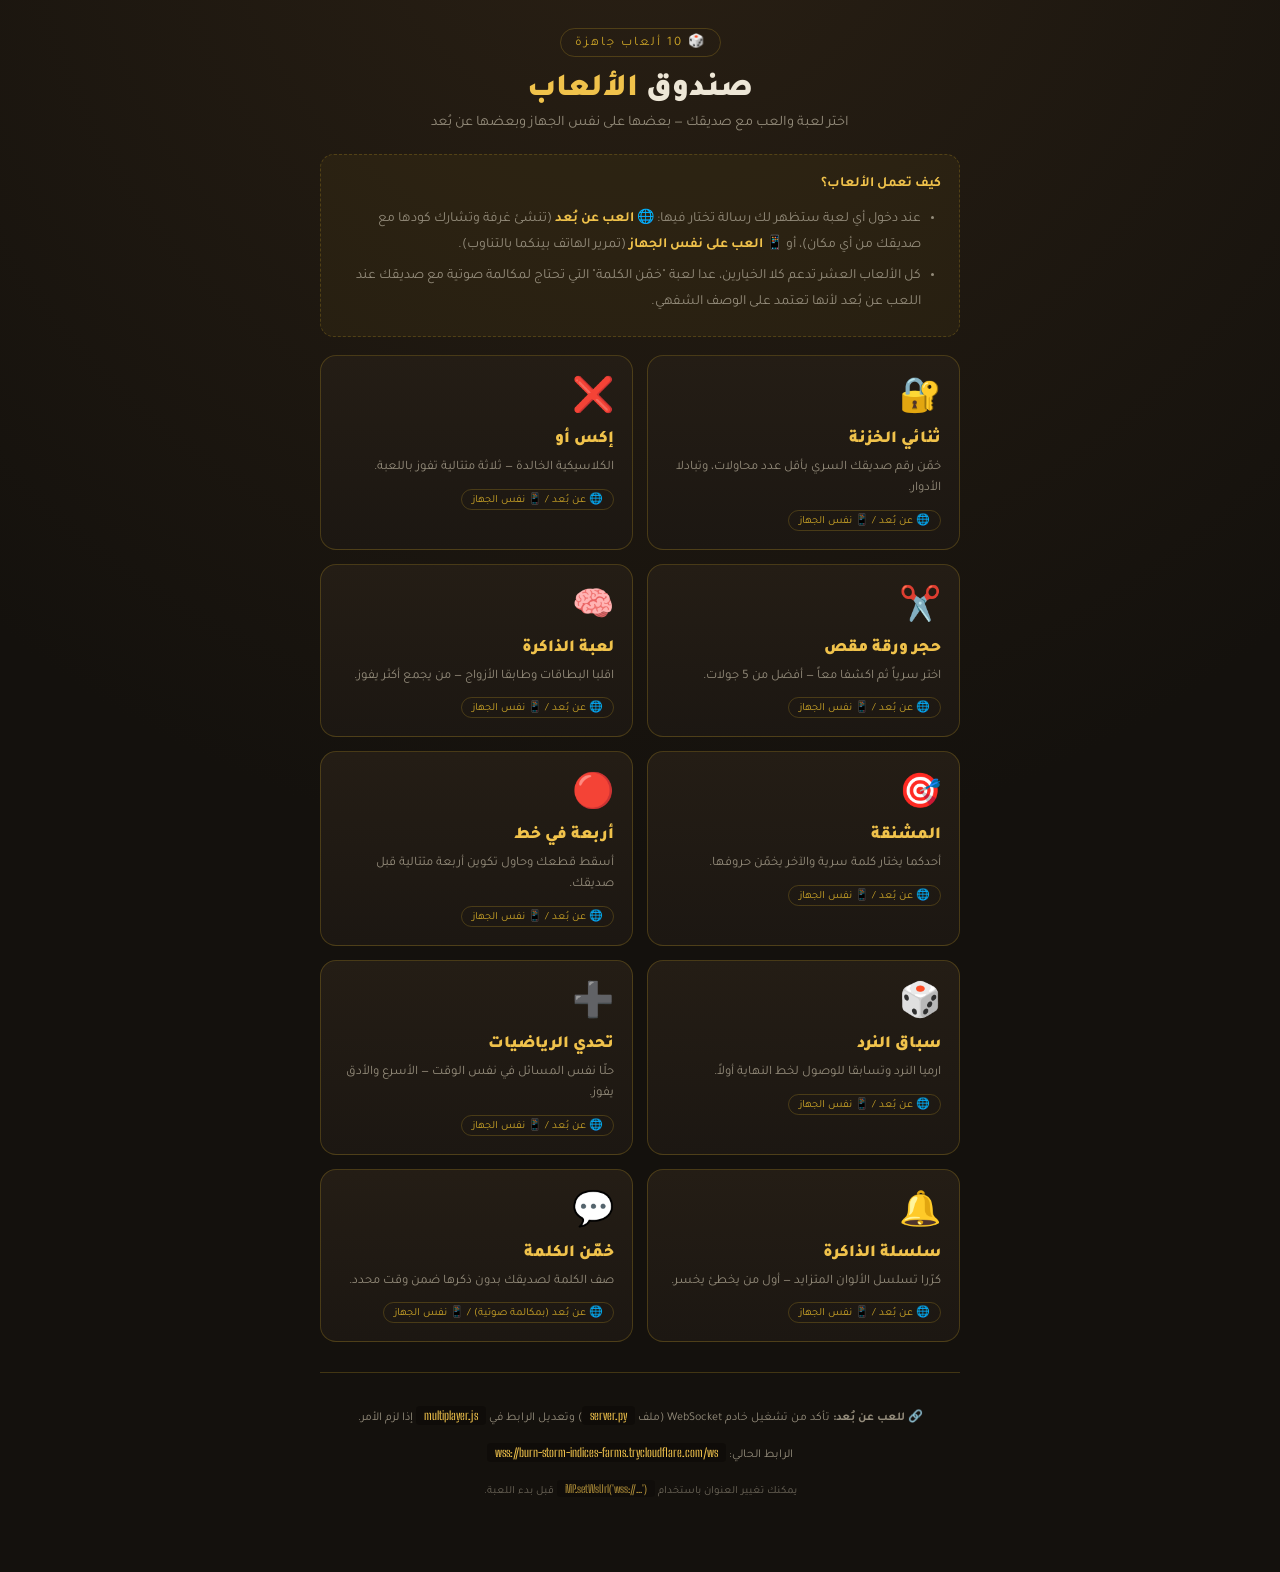
<file: index.html>
<!DOCTYPE html>
<html lang="ar" dir="rtl">
<head>
<meta charset="UTF-8">
<meta name="viewport" content="width=device-width, initial-scale=1.0">
<title>صندوق الألعاب — العب مع أصدقائك</title>
<link rel="stylesheet" href="style.css">
<style>
  .games-grid{display:grid;grid-template-columns:1fr 1fr;gap:14px;}
  @media (max-width:520px){ .games-grid{grid-template-columns:1fr;} }
  .game-card{
    background:linear-gradient(180deg, var(--panel-alt), var(--panel));
    border:1px solid var(--border);
    border-radius:16px;
    padding:18px;
    text-decoration:none;
    color:var(--text);
    display:flex;
    flex-direction:column;
    gap:8px;
    transition:transform .15s, border-color .15s;
  }
  .game-card:hover{transform:translateY(-3px);border-color:var(--brass);}
  .game-card .emoji{font-size:34px;}
  .game-card .title{font-size:17px;font-weight:900;color:var(--brass-bright);}
  .game-card .desc{font-size:13px;color:var(--text-muted);line-height:1.6;}
  .game-card .mode{
    display:inline-block;font-size:11px;color:var(--brass);
    border:1px solid var(--border);border-radius:99px;padding:2px 10px;
    width:fit-content;margin-top:2px;
  }
  .server-info{
    margin-top:30px;
    border-top:1px solid var(--border);
    padding-top:20px;
    font-size:12px;
    color:var(--text-muted);
    text-align:center;
    line-height:1.8;
  }
  .server-info code{
    background:#0F0C09;
    padding:2px 8px;
    border-radius:4px;
    color:var(--brass-bright);
    font-family:'Big Shoulders Stencil',sans-serif;
    direction:ltr;
  }
</style>
</head>
<body>
<div class="wrap">
  <header class="top">
    <div class="badge">🎲 10 ألعاب جاهزة</div>
    <h1>صندوق <span>الألعاب</span></h1>
    <p>اختر لعبة والعب مع صديقك — بعضها على نفس الجهاز وبعضها عن بُعد</p>
  </header>

  <div class="instructions">
    <strong>كيف تعمل الألعاب؟</strong>
    <ul>
      <li>عند دخول أي لعبة ستظهر لك رسالة تختار فيها: 🌐 <strong>العب عن بُعد</strong> (تنشئ غرفة وتشارك كودها مع صديقك من أي مكان)، أو 📱 <strong>العب على نفس الجهاز</strong> (تمرير الهاتف بينكما بالتناوب).</li>
      <li>كل الألعاب العشر تدعم كلا الخيارين، عدا لعبة "خمّن الكلمة" التي تحتاج لمكالمة صوتية مع صديقك عند اللعب عن بُعد لأنها تعتمد على الوصف الشفهي.</li>
    </ul>
  </div>

  <div class="games-grid">
    <a class="game-card" href="games/vault-duel.html">
      <div class="emoji">🔐</div>
      <div class="title">ثنائي الخزنة</div>
      <div class="desc">خمّن رقم صديقك السري بأقل عدد محاولات، وتبادلا الأدوار.</div>
      <div class="mode">🌐 عن بُعد / 📱 نفس الجهاز</div>
    </a>

    <a class="game-card" href="games/tictactoe.html">
      <div class="emoji">❌</div>
      <div class="title">إكس أو</div>
      <div class="desc">الكلاسيكية الخالدة — ثلاثة متتالية تفوز باللعبة.</div>
      <div class="mode">🌐 عن بُعد / 📱 نفس الجهاز</div>
    </a>

    <a class="game-card" href="games/rps.html">
      <div class="emoji">✂️</div>
      <div class="title">حجر ورقة مقص</div>
      <div class="desc">اختر سرياً ثم اكشفا معاً — أفضل من 5 جولات.</div>
      <div class="mode">🌐 عن بُعد / 📱 نفس الجهاز</div>
    </a>

    <a class="game-card" href="games/memory.html">
      <div class="emoji">🧠</div>
      <div class="title">لعبة الذاكرة</div>
      <div class="desc">اقلبا البطاقات وطابقا الأزواج — من يجمع أكثر يفوز.</div>
      <div class="mode">🌐 عن بُعد / 📱 نفس الجهاز</div>
    </a>

    <a class="game-card" href="games/hangman.html">
      <div class="emoji">🎯</div>
      <div class="title">المشنقة</div>
      <div class="desc">أحدكما يختار كلمة سرية والآخر يخمّن حروفها.</div>
      <div class="mode">🌐 عن بُعد / 📱 نفس الجهاز</div>
    </a>

    <a class="game-card" href="games/connect4.html">
      <div class="emoji">🔴</div>
      <div class="title">أربعة في خط</div>
      <div class="desc">أسقط قطعك وحاول تكوين أربعة متتالية قبل صديقك.</div>
      <div class="mode">🌐 عن بُعد / 📱 نفس الجهاز</div>
    </a>

    <a class="game-card" href="games/dice-race.html">
      <div class="emoji">🎲</div>
      <div class="title">سباق النرد</div>
      <div class="desc">ارميا النرد وتسابقا للوصول لخط النهاية أولاً.</div>
      <div class="mode">🌐 عن بُعد / 📱 نفس الجهاز</div>
    </a>

    <a class="game-card" href="games/math-duel.html">
      <div class="emoji">➕</div>
      <div class="title">تحدي الرياضيات</div>
      <div class="desc">حلّا نفس المسائل في نفس الوقت — الأسرع والأدق يفوز.</div>
      <div class="mode">🌐 عن بُعد / 📱 نفس الجهاز</div>
    </a>

    <a class="game-card" href="games/sequence-memory.html">
      <div class="emoji">🔔</div>
      <div class="title">سلسلة الذاكرة</div>
      <div class="desc">كرّرا تسلسل الألوان المتزايد — أول من يخطئ يخسر.</div>
      <div class="mode">🌐 عن بُعد / 📱 نفس الجهاز</div>
    </a>

    <a class="game-card" href="games/word-guess.html">
      <div class="emoji">💬</div>
      <div class="title">خمّن الكلمة</div>
      <div class="desc">صف الكلمة لصديقك بدون ذكرها ضمن وقت محدد.</div>
      <div class="mode">🌐 عن بُعد (بمكالمة صوتية) / 📱 نفس الجهاز</div>
    </a>
  </div>

  <div class="server-info">
    <p>🔗 <strong>للعب عن بُعد:</strong> تأكد من تشغيل خادم WebSocket (ملف <code>server.py</code>) وتعديل الرابط في <code>multiplayer.js</code> إذا لزم الأمر.</p>
    <p>الرابط الحالي: <code>wss://burn-storm-indices-farms.trycloudflare.com/ws</code></p>
    <p style="font-size:11px;opacity:0.7;">يمكنك تغيير العنوان باستخدام <code>MP.setWsUrl('wss://...')</code> قبل بدء اللعبة.</p>
  </div>
</div>
</body>
</html>
</file>
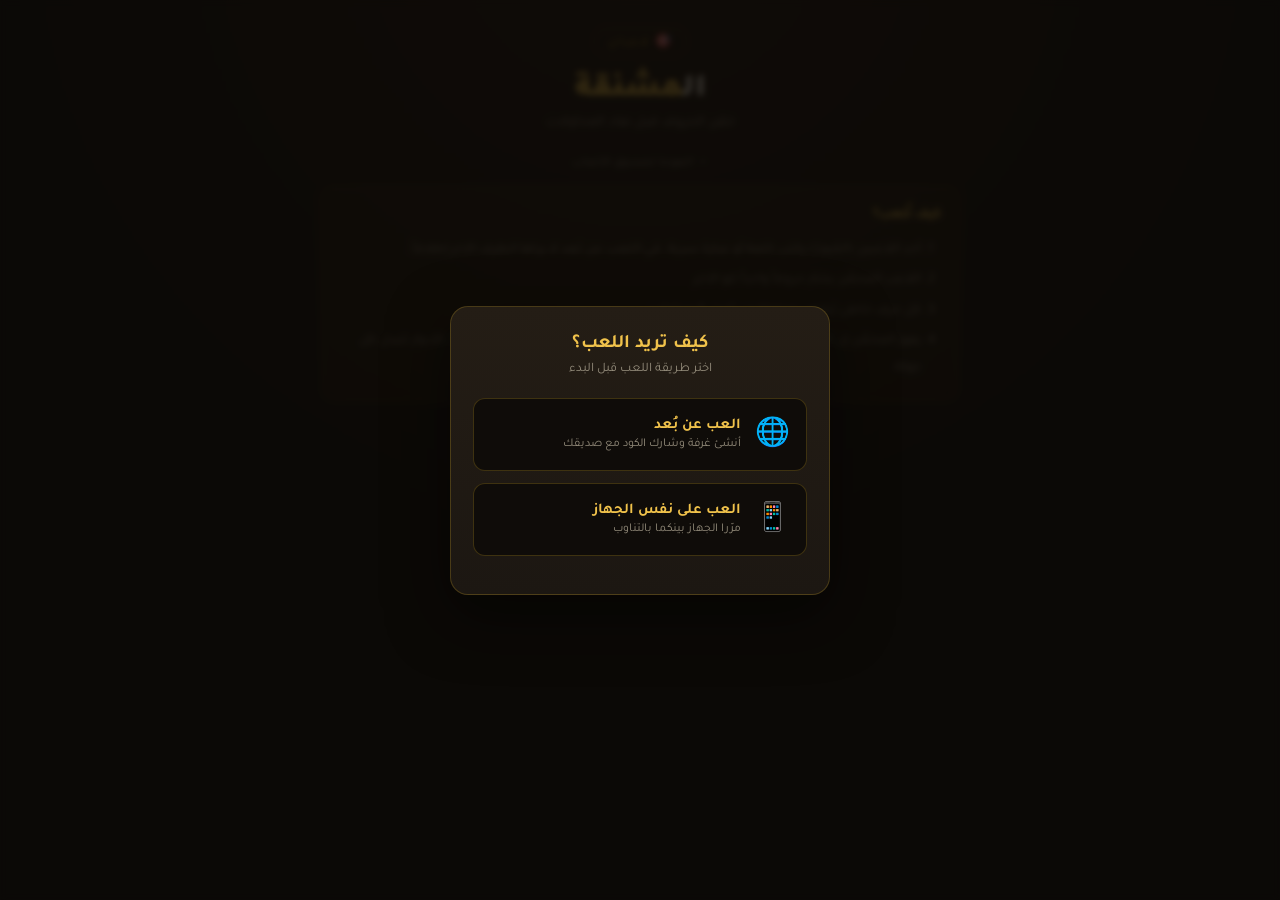
<file: games/hangman.html>
<!DOCTYPE html>
<html lang="ar" dir="rtl">
<head>
<meta charset="UTF-8">
<meta name="viewport" content="width=device-width, initial-scale=1.0">
<title>المشنقة</title>
<link rel="stylesheet" href="../style.css">
<script src="../confetti.js"></script>
<style>
  .word-display{text-align:center;font-size:34px;letter-spacing:10px;color:var(--brass-bright);margin:16px 0;font-family:'Big Shoulders Stencil', sans-serif;direction:ltr;word-break:break-all;text-shadow: 0 3px 4px rgba(0,0,0,0.5);}
  .letters-grid{display:grid;grid-template-columns:repeat(7,1fr);gap:6px;margin-top:12px;}
  .letter-btn{aspect-ratio:1;background:linear-gradient(155deg,#1a140c,#0F0C09);border-radius:8px;display:flex;align-items:center;justify-content:center;font-size:16px;font-weight:700;cursor:pointer;color:var(--text);box-shadow: 0 3px 0 rgba(0,0,0,0.4), inset 0 1px 2px rgba(255,255,255,0.08);transition: transform .08s;}
  .letter-btn:hover:not(:disabled){ transform: translateY(-1px); }
  .letter-btn:disabled{opacity:.3;cursor:default;box-shadow:none;}
  .letter-btn.correct{background:rgba(122,155,110,.18);color:var(--success);box-shadow:0 3px 0 rgba(0,0,0,0.2);}
  .letter-btn.wrong{background:rgba(181,82,74,.18);color:var(--danger);box-shadow:0 3px 0 rgba(0,0,0,0.2);}
  .lives{text-align:center;font-size:26px;letter-spacing:6px;margin-bottom:8px;}
  .pass-screen{text-align:center;padding:30px 10px;}
  .pass-screen .icon{font-size:52px;margin-bottom:10px;}
  .waiting-screen{text-align:center;padding:30px 10px;color:var(--text-muted);}
  .waiting-screen .icon{font-size:48px;margin-bottom:10px;}
</style>
</head>
<body>
<div class="wrap">
  <header class="top">
    <div class="badge">🎯 لاعبان</div>
    <h1>ال<span>مشنقة</span></h1>
    <p>خمّن الحروف قبل نفاد المحاولات</p>
  </header>
  <a class="small-link" href="../index.html" style="margin-bottom:14px;display:block;">→ العودة لصندوق الألعاب</a>
  <div class="instructions">
    <strong>كيف تُلعب؟</strong>
    <ol>
      <li>أحد اللاعبين (المُعِدّ) يكتب كلمة أو عبارة سرية. في اللعب عن بُعد لا يراها الطرف الآخر إطلاقاً.</li>
      <li>اللاعب المخمِّن يختار حروفاً واحداً تلو الآخر.</li>
      <li>كل حرف خاطئ يُنقص محاولة من أصل 6 محاولات.</li>
      <li>يفوز المخمِّن إن أكمل الكلمة قبل نفاد المحاولات، ويفوز المُعِدّ إن نفدت المحاولات أولاً. الأدوار تتبدل كل جولة.</li>
    </ol>
  </div>
  <div id="app"></div>
</div>

<script src="../multiplayer.js"></script>
<script>
const ARABIC_LETTERS = ['ا','ب','ت','ث','ج','ح','خ','د','ذ','ر','ز','س','ش','ص','ض','ط','ظ','ع','غ','ف','ق','ك','ل','م','ن','ه','و','ي','ة','ء','ى'];
const MAX_LIVES = 6;

let state = {
  phase: 'awaiting_word',
  hostIsSetter: true,
  setterName: 'المُعِدّ',
  guesserName: 'المخمِّن',
  secretWord: '',
  guessedLetters: [],
  livesLeft: MAX_LIVES,
  result: null,
};

let myRole = null;

function escapeHtml(s){ return (s||'').replace(/[&<>"']/g, c => ({'&':'&amp;','<':'&lt;','>':'&gt;','"':'&quot;',"'":'&#39;'}[c])); }
function normalizeArabic(s){ return s.replace(/[أإآ]/g, 'ا'); }
function isSetter(){
  if(myRole === null) return true;
  return (myRole === 'host') === state.hostIsSetter;
}
function isGuesser(){ return !isSetter(); }

function submitWord(){
  const setterInput = document.getElementById('setterInput')?.value.trim();
  const guesserInput = document.getElementById('guesserInput')?.value.trim();
  const wordInput = document.getElementById('wordInput')?.value.trim();
  if(setterInput) state.setterName = setterInput;
  if(guesserInput) state.guesserName = guesserInput;
  if(!wordInput){
    document.getElementById('wordError').textContent = 'الرجاء كتابة كلمة أو عبارة';
    return;
  }
  applyNewWord(wordInput);
  state.phase = 'confirm_pass';
  render();
}

function submitWordRemote(word){
  applyNewWord(word);
  state.phase = 'guessing';
  render();
  MP.sync();
}

function applyNewWord(word){
  state.secretWord = word;
  state.guessedLetters = [];
  state.livesLeft = MAX_LIVES;
  state.result = null;
}

function proceedToGuess(){
  state.phase = 'guessing';
  render();
}

function displayWord(){
  return state.secretWord.split('').map(ch => {
    if(ch === ' ') return ' ';
    const norm = normalizeArabic(ch);
    return state.guessedLetters.includes(norm) ? ch : '_';
  }).join('');
}

function isWordComplete(){
  const normalized = normalizeArabic(state.secretWord);
  return normalized.split('').every(ch => ch === ' ' || state.guessedLetters.includes(ch));
}

function guessLetter(letter){
  if(state.phase !== 'guessing') return;
  if(state.guessedLetters.includes(letter)) return;
  state.guessedLetters.push(letter);
  const normalized = normalizeArabic(state.secretWord);
  if(!normalized.includes(letter)) state.livesLeft--;
  if(isWordComplete()){ state.result = 'win'; state.phase = 'finished'; }
  else if(state.livesLeft <= 0){ state.result = 'lose'; state.phase = 'finished'; }
  render();
  MP.sync();
}

function swapRoles(){
  const oldSetter = state.setterName;
  const oldGuesser = state.guesserName;
  state.setterName = oldGuesser;
  state.guesserName = oldSetter;
  state.hostIsSetter = !state.hostIsSetter;
  state.secretWord = '';
  state.guessedLetters = [];
  state.livesLeft = MAX_LIVES;
  state.result = null;
  state.phase = 'awaiting_word';
  render();
  if (myRole !== null && MP.isHost) MP.sync();
}

// ===== دوال جديدة لإعادة اللعب دون إنشاء غرفة =====
function playAgain(){
  if (myRole === null) {
    swapRoles();
  } else {
    if (MP.isHost) {
      swapRoles();
      MP.sync();
    } else {
      MP.requestSwapRoles();
    }
  }
}

function backToStart(){
  state = {
    phase: 'awaiting_word', hostIsSetter: state.hostIsSetter,
    setterName: state.setterName, guesserName: state.guesserName,
    secretWord: '', guessedLetters: [], livesLeft: MAX_LIVES, result: null,
  };
  render();
  if (myRole !== null && MP.isHost) MP.sync();
}

function renderSetupWord(){
  return `
  <div class="card">
    <h2>إعداد الكلمة</h2>
    ${myRole ? '' : `
    <label>اسم المُعِدّ (من يختار الكلمة)</label>
    <input type="text" id="setterInput" placeholder="اسم المُعِدّ" value="${escapeHtml(state.setterName)}">
    <label>اسم المخمِّن</label>
    <input type="text" id="guesserInput" placeholder="اسم المخمِّن" value="${escapeHtml(state.guesserName)}">
    `}
    <label>الكلمة أو العبارة السرية</label>
    <input type="text" id="wordInput" placeholder="اكتب الكلمة هنا">
    <div class="error-msg" id="wordError"></div>
    <button class="btn-primary" onclick="${myRole ? 'confirmRemoteWord()' : 'submitWord()'}">تأكيد 🔒</button>
  </div>
  `;
}

function confirmRemoteWord(){
  const wordInput = document.getElementById('wordInput')?.value.trim();
  if(!wordInput){ document.getElementById('wordError').textContent = 'الرجاء كتابة كلمة أو عبارة'; return; }
  window.submitWordRemote(wordInput);
}

function renderPassScreen(){
  return `
  <div class="card">
    <div class="pass-screen">
      <div class="icon">📱➡️</div>
      <h2 style="justify-content:center;">مرّر الجهاز الآن</h2>
      <p style="color:var(--text-muted);font-size:13.5px;">سلّم الجهاز لـ ${escapeHtml(state.guesserName)} ولا تدع ${escapeHtml(state.setterName)} يرى الشاشة بعد الآن</p>
      <button class="btn-primary" onclick="proceedToGuess()">أنا ${escapeHtml(state.guesserName)}، جاهز ▶</button>
    </div>
  </div>
  `;
}

function renderRemoteWaitSetter(){
  return `
  <div class="card">
    <div class="pass-screen">
      <div class="icon">🤫</div>
      <h2 style="justify-content:center;">بانتظار ${escapeHtml(state.setterName)}</h2>
      <p style="color:var(--text-muted);font-size:13.5px;">يختار كلمة سرية الآن...</p>
    </div>
  </div>
  `;
}

function renderWaitingForGuesser(){
  return `
  <div class="card">
    <div class="waiting-screen">
      <div class="icon">⏳</div>
      <h2 style="justify-content:center;">بانتظار المخمّن</h2>
      <p style="color:var(--text-muted);font-size:13.5px;">${escapeHtml(state.guesserName)} يحاول تخمين الكلمة...</p>
      <p style="color:var(--text-muted);font-size:12px;">المحاولات المتبقية: ${state.livesLeft}</p>
    </div>
  </div>
  `;
}

function renderGuessing(){
  const isRemoteSetter = (myRole !== null && isSetter());
  if (isRemoteSetter && state.phase === 'guessing') {
    return renderWaitingForGuesser();
  }
  const normalized = normalizeArabic(state.secretWord);
  const canGuess = myRole === null || isGuesser();
  return `
  <div class="card">
    <div class="round-pill">${escapeHtml(state.guesserName)} يخمّن — كلمة من ${escapeHtml(state.setterName)}</div>
    <div class="lives">${'❤️'.repeat(state.livesLeft)}${'🖤'.repeat(MAX_LIVES - state.livesLeft)}</div>
    <div class="word-display">${displayWord()}</div>
    <div class="letters-grid">
      ${ARABIC_LETTERS.map(l => {
        const used = state.guessedLetters.includes(l);
        const correct = used && normalized.includes(l);
        return `<div class="letter-btn ${used ? (correct ? 'correct':'wrong') : ''}" ${(used||!canGuess)?'disabled':''} onclick="guessLetter('${l}')">${l}</div>`;
      }).join('')}
    </div>
  </div>
  `;
}

function renderFinished(){
  const won = state.result === 'win';
  return `
  <div class="card">
    <div class="finished-trophy">${won ? '🎉' : '💀'}</div>
    <div class="finished-title">${won ? escapeHtml(state.guesserName) + ' فاز بالكلمة!' : escapeHtml(state.setterName) + ' يفوز — نفدت المحاولات'}</div>
    <div class="finished-sub">الكلمة كانت: ${escapeHtml(state.secretWord)}</div>
    <button class="btn-primary" onclick="playAgain()">جولة جديدة (تبديل الأدوار) 🔁</button>
  </div>
  <div class="small-link" onclick="backToStart()">إعادة الضبط الكامل</div>
  `;
}

function render(){
  const app = document.getElementById('app');
  let html = '';
  if(state.phase === 'awaiting_word'){
    html = isSetter() ? renderSetupWord() : renderRemoteWaitSetter();
  }
  else if(state.phase === 'confirm_pass') html = renderPassScreen();
  else if(state.phase === 'guessing') html = renderGuessing();
  else if(state.phase === 'finished') html = renderFinished();
  app.innerHTML = html;
}

window.submitWord = submitWord;
window.submitWordRemote = submitWordRemote;
window.confirmRemoteWord = confirmRemoteWord;
window.proceedToGuess = proceedToGuess;
window.guessLetter = guessLetter;
window.playAgain = playAgain;
window.backToStart = backToStart;
window.swapRoles = swapRoles;

MP.init({
  getState: () => state,
  setState: (incoming) => {
    state = incoming;
    render();
  },
  render: render,
  actions: {
    submitWordRemote,
    guessLetter,
    playAgain
  },
  swapRoles: swapRoles,
  onStart: (mode, isHost, myName, peerName) => {
    if(mode === 'local'){
      myRole = null;
      render();
    } else {
      myRole = isHost ? 'host' : 'guest';
      if(isHost){
        state.setterName = myName;
        state.guesserName = peerName;
        state.hostIsSetter = true;
        state.phase = 'awaiting_word';
        render();
        MP.sync();
      } else {
        state.setterName = peerName;
        state.guesserName = myName;
        state.hostIsSetter = true;
        state.phase = 'awaiting_word';
        render();
      }
    }
  }
});
</script>
</body>
</html>
</file>
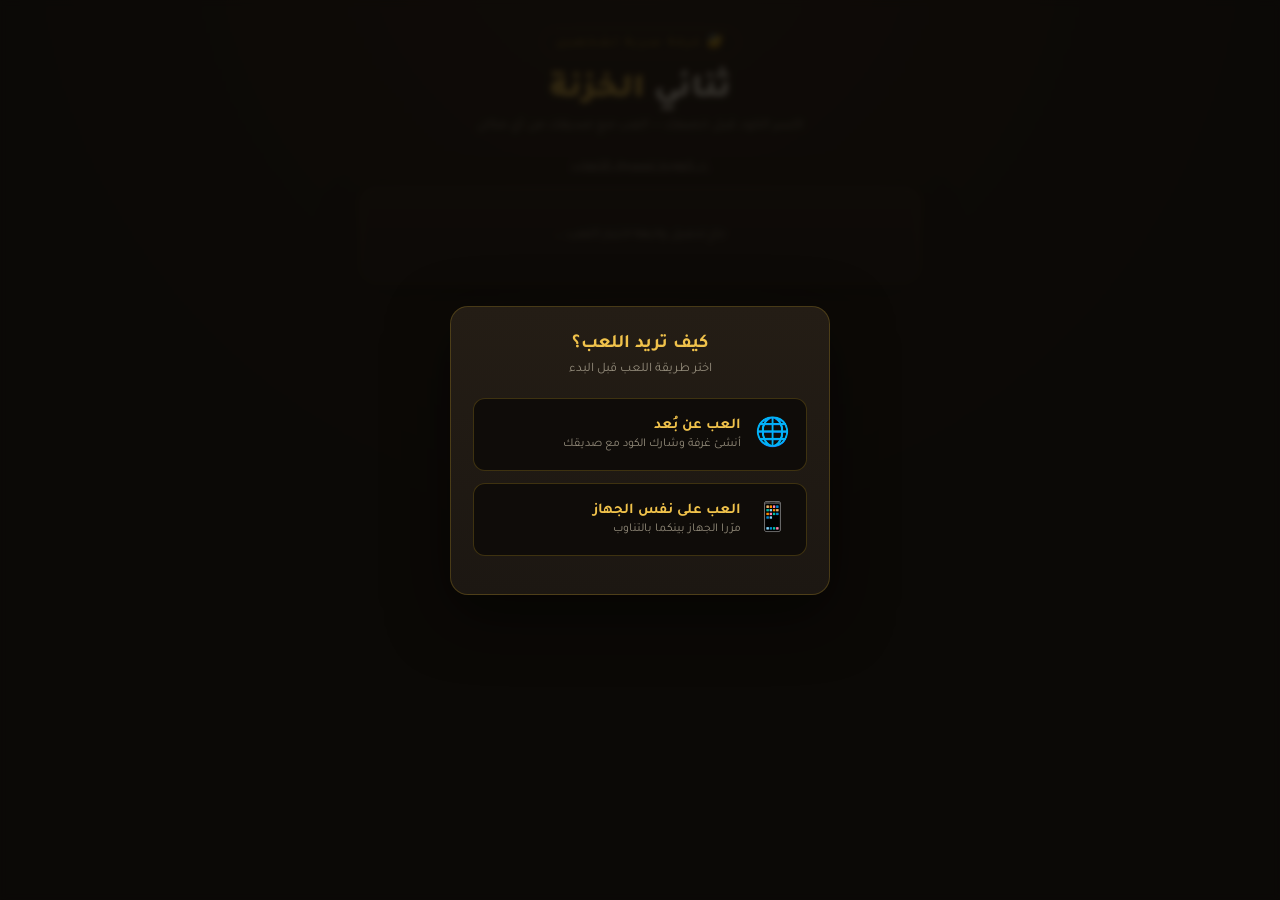
<file: games/vault-duel.html>
<!DOCTYPE html>
<html lang="ar" dir="rtl">
<head>
<meta charset="UTF-8">
<meta name="viewport" content="width=device-width, initial-scale=1.0">
<title>ثنائي الخزنة — لعبة تخمين الأرقام</title>
<link rel="preconnect" href="https://fonts.googleapis.com">
<link href="https://fonts.googleapis.com/css2?family=Tajawal:wght@400;500;700;900&family=Big+Shoulders+Stencil:wght@500;700;900&display=swap" rel="stylesheet">
<style>
  :root{
    --bg:#14110D;
    --panel:#1C1712;
    --panel-alt:#241D15;
    --brass:#C9A227;
    --brass-bright:#F0C24B;
    --copper:#B5651D;
    --text:#EDE6D6;
    --text-muted:#948C7B;
    --success:#7A9B6E;
    --danger:#B5524A;
    --border: rgba(201,162,39,0.25);
  }
  *{box-sizing:border-box;}
  html,body{margin:0;padding:0;}
  body{
    background:
      radial-gradient(circle at 50% -10%, #2a2014 0%, var(--bg) 55%),
      repeating-linear-gradient(45deg, rgba(255,255,255,0.012) 0px, rgba(255,255,255,0.012) 2px, transparent 2px, transparent 6px);
    color:var(--text);
    font-family:'Tajawal', sans-serif;
    min-height:100vh;
    direction:rtl;
    display:flex;
    flex-direction:column;
    align-items:center;
    padding:28px 16px 60px;
  }
  .digits{font-family:'Big Shoulders Stencil', sans-serif; direction:ltr; display:inline-block;}
  .wrap{width:100%;max-width:560px;}

  header.top{text-align:center;margin-bottom:22px;}
  header.top .badge{
    display:inline-flex;align-items:center;gap:8px;
    color:var(--brass);
    font-size:13px;letter-spacing:2px;
    border:1px solid var(--border);
    padding:4px 14px;border-radius:99px;
    margin-bottom:14px;
  }
  header.top h1{
    font-size:34px;margin:0 0 6px;
    color:var(--text);
    font-weight:900;
  }
  header.top h1 span{color:var(--brass-bright);}
  header.top p{color:var(--text-muted);margin:0;font-size:14.5px;}

  .card{
    background:linear-gradient(180deg, var(--panel-alt), var(--panel));
    border:1px solid var(--border);
    border-radius:18px;
    padding:24px;
    margin-bottom:18px;
    box-shadow: 0 14px 40px rgba(0,0,0,0.35), inset 0 1px 0 rgba(255,255,255,0.03);
  }
  .card h2{
    font-size:16px;margin:0 0 16px;color:var(--brass-bright);
    display:flex;align-items:center;gap:8px;font-weight:700;
  }
  .card h2::before{content:'';width:6px;height:6px;background:var(--brass);border-radius:50%;flex:none;}

  label{display:block;font-size:13px;color:var(--text-muted);margin:0 0 6px;}
  input[type=text], input[type=number]{
    width:100%;
    background:#0F0C09;
    border:1px solid var(--border);
    color:var(--text);
    border-radius:10px;
    padding:12px 14px;
    font-size:16px;
    font-family:'Tajawal',sans-serif;
    margin-bottom:14px;
    outline:none;
    transition:border-color .15s;
  }
  input:focus{border-color:var(--brass);}
  .row2{display:flex;gap:12px;}
  .row2 > div{flex:1;}

  button{
    font-family:'Tajawal',sans-serif;
    font-weight:700;
    font-size:15px;
    border:none;
    border-radius:10px;
    padding:13px 18px;
    cursor:pointer;
    width:100%;
    transition:transform .1s, filter .15s, opacity .15s;
  }
  button:active{transform:scale(0.98);}
  button:disabled{opacity:.4;cursor:not-allowed;}
  .btn-primary{
    background:linear-gradient(180deg, var(--brass-bright), var(--brass));
    color:#1A1408;
  }
  .btn-primary:hover:not(:disabled){filter:brightness(1.08);}
  .btn-ghost{
    background:transparent;
    color:var(--brass-bright);
    border:1px solid var(--border);
  }
  .btn-ghost:hover{border-color:var(--brass);}
  .btn-row{display:flex;gap:10px;}

  .tabs{display:flex;gap:8px;margin-bottom:18px;}
  .tab{
    flex:1;text-align:center;padding:11px;border-radius:10px;
    border:1px solid var(--border);color:var(--text-muted);cursor:pointer;
    font-weight:700;font-size:14px;
  }
  .tab.active{background:var(--brass);color:#1A1408;border-color:var(--brass);}

  .code-display{
    text-align:center;padding:18px 0 6px;
  }
  .code-display .digits{
    font-size:26px;letter-spacing:2px;color:var(--brass-bright);
    word-break:break-all;line-height:1.3;padding:0 6px;
  }
  .code-display .hint{font-size:12.5px;color:var(--text-muted);margin-top:6px;}
  .copy-btn{margin-top:14px;}

  .players-list{display:flex;flex-direction:column;gap:8px;margin-bottom:6px;}
  .player-chip{
    display:flex;align-items:center;justify-content:space-between;
    background:#0F0C09;border:1px solid var(--border);
    padding:10px 14px;border-radius:10px;font-size:14.5px;
  }
  .player-chip .you{color:var(--brass-bright);font-size:12px;}
  .pulse{display:inline-block;width:8px;height:8px;border-radius:50%;background:var(--success);
    box-shadow:0 0 0 0 rgba(122,155,110,.6);animation:pulse 1.6s infinite;}
  @keyframes pulse{
    0%{box-shadow:0 0 0 0 rgba(122,155,110,.55);}
    70%{box-shadow:0 0 0 9px rgba(122,155,110,0);}
    100%{box-shadow:0 0 0 0 rgba(122,155,110,0);}
  }

  .scoreboard{display:flex;justify-content:space-between;align-items:center;margin-bottom:18px;}
  .score-side{text-align:center;flex:1;}
  .score-side .name{font-size:13.5px;color:var(--text-muted);margin-bottom:4px;}
  .score-side .val{font-size:26px;color:var(--brass-bright);}
  .score-side.turn .name{color:var(--brass-bright);}
  .vs{color:var(--copper);font-weight:900;font-size:13px;padding:0 12px;}
  .round-pill{
    text-align:center;font-size:12.5px;color:var(--text-muted);
    margin-bottom:16px;letter-spacing:1px;
  }

  .dial-wrap{display:flex;justify-content:center;margin:6px 0 18px;}
  svg{display:block;}
  .dial-readout{font-size:54px;color:var(--text);text-anchor:middle;font-weight:700;}
  .dial-status{font-size:13px;letter-spacing:2px;}

  .hint-banner{
    text-align:center;padding:10px;border-radius:10px;margin-bottom:16px;
    font-weight:700;font-size:15px;border:1px solid var(--border);
  }
  .hint-higher{color:var(--brass-bright);}
  .hint-lower{color:var(--copper);}
  .hint-correct{color:var(--success);border-color:rgba(122,155,110,.4);background:rgba(122,155,110,.08);}
  .hint-wait{color:var(--text-muted);}

  .history{max-height:140px;overflow-y:auto;display:flex;flex-direction:column-reverse;gap:6px;margin-top:4px;}
  .history-row{
    display:flex;justify-content:space-between;align-items:center;
    background:#0F0C09;border:1px solid var(--border);
    padding:7px 12px;border-radius:8px;font-size:13px;color:var(--text-muted);
  }
  .history-row .num{color:var(--text);font-weight:700;}
  .history-row .tag{font-size:11.5px;padding:2px 8px;border-radius:99px;}
  .tag-higher{background:rgba(240,194,75,.12);color:var(--brass-bright);}
  .tag-lower{background:rgba(181,101,29,.18);color:#D88C4B;}
  .tag-correct{background:rgba(122,155,110,.18);color:var(--success);}

  .empty-state{text-align:center;color:var(--text-muted);font-size:13.5px;padding:14px 0;}
  .waiting-state{text-align:center;padding:20px 0;color:var(--text-muted);}
  .waiting-state .icon{font-size:48px;margin-bottom:10px;}

  .finished-trophy{text-align:center;font-size:48px;margin-bottom:6px;}
  .finished-title{text-align:center;font-size:22px;font-weight:900;color:var(--brass-bright);margin-bottom:4px;}
  .finished-sub{text-align:center;color:var(--text-muted);font-size:14px;margin-bottom:18px;}

  .error-msg{color:var(--danger);font-size:13px;margin:-6px 0 12px;min-height:0;}
  .small-link{display:block;text-align:center;color:var(--text-muted);font-size:12.5px;margin-top:8px;cursor:pointer;}
  .small-link:hover{color:var(--brass-bright);}

  @media (max-width: 420px){
    .code-display .digits{font-size:20px;letter-spacing:1px;}
    header.top h1{font-size:27px;}
  }

  @keyframes confettiFall{
    0%{transform:translateY(-20px) rotate(0deg); opacity:1;}
    100%{transform:translateY(220px) rotate(540deg); opacity:0;}
  }
  .confetti-piece{
    position:absolute;top:0;width:8px;height:8px;border-radius:2px;
    animation:confettiFall 1.4s ease-in forwards;
  }
</style>
<script src="../confetti.js"></script>
</head>
<body>
<div class="wrap">
  <header class="top">
    <div class="badge">🔐 غرفة سرية لشخصين</div>
    <h1>ثنائي <span>الخزنة</span></h1>
    <p>اكسر الكود قبل خصمك — العب مع صديقك من أي مكان</p>
  </header>
  <a class="small-link" href="../index.html" style="margin-bottom:14px;">→ العودة لصندوق الألعاب</a>
  <div id="app"></div>
</div>

<script src="../multiplayer.js"></script>
<script>
// ==================================================================
// Vault Duel — مع خادم WebSocket وسيط (بدون PeerJS)
// ==================================================================

let state = {
  mode: null,           // 'local' | 'remote'
  screen: 'home',      // home | local_setup | lobby | game | finished
  tab: 'create',
  myName: '',
  myRole: null,         // 'A' (host) أو 'B' (guest) — null في المحلي
  isHost: false,
  roomCode: null,
  room: null,
  secretLocal: null,
  error: '',
  busy: false,
};

function escapeHtml(s){
  return (s||'').replace(/[&<>"']/g, c => ({'&':'&amp;','<':'&lt;','>':'&gt;','"':'&quot;',"'":'&#39;'}[c]));
}

function freshRoomConfig(min, max, rounds){
  return {
    min, max, rounds,
    players: [],
    status: 'waiting',       // waiting | setting | guessing | round_end | finished
    currentRound: 1,
    setterRole: 'A',
    guesses: [],
    attemptsThisRound: 0,
    scores: {A: 0, B: 0},
    winnerRole: null,
    secret: null,
  };
}

function nameOf(role){
  const p = state.room?.players.find(pl => pl.role === role);
  return p ? p.name : '...';
}

// ====== دوال تبادل الأدوار ======
function swapRoles(){
  if (!state.room) return;
  state.room.setterRole = state.room.setterRole === 'A' ? 'B' : 'A';
  state.room.status = 'setting';
  state.room.secret = null;
  state.room.attemptsThisRound = 0;
  state.secretLocal = null;
  render();
  if (state.isHost) MP.sync();
}

// ====== دوال اللعبة ======
function initGame(n1, n2, min, max, rounds){
  state.room = freshRoomConfig(min, max, rounds);
  state.room.players.push({name: n1, role: 'A'});
  state.room.players.push({name: n2, role: 'B'});
  state.room.status = 'setting';
  state.secretLocal = null;
  state.error = '';
  state.screen = 'game';
  render();
}

// دوال خاصة بالوضع المحلي
function localStartGame(){
  const n1 = document.getElementById('localP1Input')?.value.trim();
  const n2 = document.getElementById('localP2Input')?.value.trim();
  const min = parseInt(document.getElementById('minInput')?.value || '1');
  const max = parseInt(document.getElementById('maxInput')?.value || '100');
  const rounds = parseInt(document.getElementById('roundsInput')?.value || '5');
  if(!n1 || !n2){ state.error = 'الرجاء إدخال اسمي اللاعبين'; render(); return; }
  if(isNaN(min) || isNaN(max) || min >= max){ state.error = 'تأكد أن الحد الأدنى أقل من الحد الأعلى'; render(); return; }
  state.mode = 'local';
  state.isHost = true;
  state.myRole = null;
  initGame(n1, n2, min, max, rounds);
}

function localSubmitSecret(){
  const val = parseInt(document.getElementById('secretInput')?.value);
  const room = state.room;
  if(isNaN(val) || val < room.min || val > room.max){
    state.error = `أدخل رقماً بين ${room.min} و ${room.max}`;
    render(); return;
  }
  state.secretLocal = val;
  room.status = 'pass_to_guesser';
  state.error = '';
  render();
}

function localProceedToGuess(){
  state.room.status = 'guessing';
  state.room.attemptsThisRound = 0;
  render();
}

function localSubmitGuess(){
  const room = state.room;
  const input = document.getElementById('guessInput');
  const val = parseInt(input?.value);
  if(isNaN(val) || val < room.min || val > room.max){
    state.error = `أدخل رقماً بين ${room.min} و ${room.max}`;
    render(); return;
  }
  room.attemptsThisRound += 1;
  const guesserRole = room.setterRole === 'A' ? 'B' : 'A';
  let hint;
  if(val === state.secretLocal) hint = 'correct';
  else if(val < state.secretLocal) hint = 'higher';
  else hint = 'lower';
  room.guesses.push({by: guesserRole, value: val, hint, round: room.currentRound});

  if(hint === 'correct'){
    room.scores[guesserRole] += room.attemptsThisRound;
    room.secret = state.secretLocal;
    if(room.currentRound >= room.rounds){
      room.status = 'finished';
      const a = room.scores.A, b = room.scores.B;
      room.winnerRole = a === b ? 'tie' : (a < b ? 'A' : 'B');
      state.screen = 'finished';
    } else {
      room.status = 'round_end';
    }
  }
  state.error = '';
  if(input) input.value = '';
  render();
}

function localNextRound(){
  swapRoles();
  state.room.currentRound += 1;
  state.room.guesses = [];
  render();
}

function localPlayAgain(){
  state.screen = 'local_setup';
  state.room = null;
  state.secretLocal = null;
  state.error = '';
  render();
}

// ====== دوال الوضع عن بُعد ======
function remoteSubmitSecret(){
  if(state.busy) return;
  const val = parseInt(document.getElementById('secretInput')?.value);
  const room = state.room;
  if(isNaN(val) || val < room.min || val > room.max){
    state.error = `أدخل رقماً بين ${room.min} و ${room.max}`;
    render(); return;
  }
  state.secretLocal = val;
  room.status = 'guessing';
  room.attemptsThisRound = 0;
  state.error = '';
  MP.sync();
  render();
}

function guessAction(by, value){
  const room = state.room;
  if(room.status !== 'guessing' || state.busy) return;
  state.busy = true;
  room.attemptsThisRound += 1;
  let hint;
  if(value === state.secretLocal) hint = 'correct';
  else if(value < state.secretLocal) hint = 'higher';
  else hint = 'lower';
  room.guesses.push({by, value, hint, round: room.currentRound});
  if(hint === 'correct'){
    room.scores[by] += room.attemptsThisRound;
    room.secret = state.secretLocal;
    if(room.currentRound >= room.rounds){
      room.status = 'finished';
      const a = room.scores.A, b = room.scores.B;
      room.winnerRole = a === b ? 'tie' : (a < b ? 'A' : 'B');
      state.screen = 'finished';
    } else {
      room.status = 'round_end';
    }
  }
  state.busy = false;
  MP.sync();
  render();
}

function remoteSubmitGuess(){
  if(state.busy || state.room.status !== 'guessing') return;
  const input = document.getElementById('guessInput');
  const val = parseInt(input?.value);
  if(isNaN(val) || val < state.room.min || val > state.room.max){
    state.error = `أدخل رقماً بين ${state.room.min} و ${state.room.max}`;
    render(); return;
  }
  state.error = '';
  if (MP.actions && MP.actions.guess) {
    MP.actions.guess(state.myRole, val);
  } else {
    console.warn('MP.actions.guess غير معرف');
  }
  if(input) input.value = '';
}

function remoteNextRound(){
  if(state.busy) return;
  state.busy = true;
  if(state.isHost){
    swapRoles();
    state.room.currentRound += 1;
    state.room.guesses = [];
    state.busy = false;
    MP.sync();
    render();
  } else {
    MP.requestSwapRoles();
  }
}

// ====== دوال العرض ======
function renderSetup(){
  return `
  <div class="card">
    <h2>إعداد اللعبة المحلية</h2>
    <label>اللاعب الأول (A)</label>
    <input type="text" id="localP1Input" placeholder="اللاعب الأول">
    <label>اللاعب الثاني (B)</label>
    <input type="text" id="localP2Input" placeholder="اللاعب الثاني">
    <div class="row2">
      <div>
        <label>الحد الأدنى</label>
        <input type="number" id="minInput" value="1">
      </div>
      <div>
        <label>الحد الأعلى</label>
        <input type="number" id="maxInput" value="100">
      </div>
    </div>
    <label>عدد الجولات</label>
    <input type="number" id="roundsInput" value="5" min="1" max="20">
    ${state.error ? `<div class="error-msg">${escapeHtml(state.error)}</div>` : ''}
    <button class="btn-primary" onclick="localStartGame()">ابدأ اللعب 🎮</button>
  </div>
  `;
}

function renderWaitingForGuesser(){
  return `
  <div class="card">
    <div class="waiting-state">
      <div class="icon">⏳</div>
      <h2 style="justify-content:center;">بانتظار المخمّن</h2>
      <p style="color:var(--text-muted);font-size:13.5px;">${escapeHtml(nameOf(state.room.setterRole === 'A' ? 'B' : 'A'))} يحاول تخمين الرقم...</p>
      <p style="color:var(--text-muted);font-size:12px;">المحاولات حتى الآن: ${state.room.attemptsThisRound}</p>
    </div>
  </div>
  `;
}

function renderGame(){
  const room = state.room;
  const guesserRole = room.setterRole === 'A' ? 'B' : 'A';

  let body = '';
  if(room.status === 'setting'){
    const setterIsMe = (state.mode === 'local') ? true : (state.myRole === room.setterRole);
    if(setterIsMe){
      body = `
      <div class="card">
        <h2>دورك — اختر رقماً سرياً</h2>
        <p style="color:var(--text-muted);font-size:13.5px;margin-top:-8px;">سيحاول ${escapeHtml(nameOf(guesserRole))} تخمين رقمك بين ${room.min} و ${room.max}</p>
        <input type="number" id="secretInput" placeholder="رقمك السري" min="${room.min}" max="${room.max}">
        ${state.error ? `<div class="error-msg">${escapeHtml(state.error)}</div>` : ''}
        <button class="btn-primary" onclick="${state.mode==='local'?'localSubmitSecret()':'remoteSubmitSecret()'}">تأكيد الرقم 🔒</button>
      </div>
      `;
    } else {
      body = `
      <div class="card">
        <h2>بانتظار الخصم</h2>
        <div class="empty-state">${escapeHtml(nameOf(room.setterRole))} يختار رقماً سرياً الآن... 🔐</div>
      </div>
      `;
    }
  } else if(room.status === 'pass_to_guesser' && state.mode === 'local'){
    body = `
    <div class="card">
      <div style="text-align:center;padding:20px 10px;">
        <div style="font-size:48px;margin-bottom:10px;">📱➡️</div>
        <h2 style="justify-content:center;">مرّر الجهاز الآن</h2>
        <p style="color:var(--text-muted);font-size:13.5px;">سلّم الجهاز لـ ${escapeHtml(nameOf(guesserRole))}</p>
        <button class="btn-primary" onclick="localProceedToGuess()">أنا ${escapeHtml(nameOf(guesserRole))}، جاهز ▶</button>
      </div>
    </div>
    `;
  } else if(room.status === 'guessing' || room.status === 'round_end'){
    // في وضع البعيد، إذا كان اللاعب هو المُعدّ، نعرض شاشة انتظار
    if (state.mode === 'remote' && state.myRole === room.setterRole && room.status === 'guessing') {
      body = renderWaitingForGuesser();
    } else {
      const roundGuesses = room.guesses.filter(g => g.round === room.currentRound);
      const lastGuess = roundGuesses[roundGuesses.length - 1];
      let hintBanner = '';
      if(room.status === 'round_end' && lastGuess){
        const winnerName = nameOf(guesserRole);
        hintBanner = `<div class="hint-banner hint-correct">🎉 ${escapeHtml(winnerName)} خمّن الرقم الصحيح (${room.secret}) خلال ${room.attemptsThisRound} محاولة!</div>`;
      } else if(lastGuess){
        if(lastGuess.hint === 'higher') hintBanner = `<div class="hint-banner hint-higher">⬆ الرقم السري أكبر من ${lastGuess.value}</div>`;
        else if(lastGuess.hint === 'lower') hintBanner = `<div class="hint-banner hint-lower">⬇ الرقم السري أصغر من ${lastGuess.value}</div>`;
      } else {
        hintBanner = `<div class="hint-banner hint-wait">ابدأ التخمين!</div>`;
      }

      const guesserIsMe = (state.mode === 'local') ? true : (state.myRole === guesserRole);
      body = `
        <div class="card">
          <div class="dial-wrap">${dialSVG(room)}</div>
          ${hintBanner}
          ${room.status === 'guessing' ? (guesserIsMe ? `
            <input type="number" id="guessInput" placeholder="خمّن رقماً بين ${room.min} و ${room.max}" min="${room.min}" max="${room.max}" ${state.busy?'disabled':''}>
            ${state.error ? `<div class="error-msg">${escapeHtml(state.error)}</div>` : ''}
            <button class="btn-primary" onclick="${state.mode==='local'?'localSubmitGuess()':'remoteSubmitGuess()'}" ${state.busy?'disabled':''}>${state.busy ? 'جارٍ الإرسال...' : 'إرسال التخمين 🎯'}</button>
          ` : `<div class="empty-state">بانتظار تخمين ${escapeHtml(nameOf(guesserRole))}...</div>`) : ''}
          ${room.status === 'round_end' ? `
            <button class="btn-primary" onclick="${state.mode==='local'?'localNextRound()':'remoteNextRound()'}" ${state.busy?'disabled':''}>${state.busy ? 'جارٍ التحميل...' : 'الجولة التالية ➡'}</button>
          ` : ''}
        </div>
        <div class="card">
          <h2>سجل المحاولات</h2>
          <div class="history">
            ${roundGuesses.length ? roundGuesses.map(g => `
              <div class="history-row">
                <span class="num digits">${g.value}</span>
                <span class="tag ${g.hint==='correct'?'tag-correct':g.hint==='higher'?'tag-higher':'tag-lower'}">
                  ${g.hint==='correct' ? 'صحيح ✅' : g.hint==='higher' ? 'أكبر ⬆' : 'أصغر ⬇'}
                </span>
              </div>
            `).reverse().join('') : `<div class="empty-state">لا توجد محاولات بعد</div>`}
          </div>
        </div>
      `;
    }
  }

  return `
    <div class="card">
      <div class="round-pill">الجولة ${room.currentRound} من ${room.rounds}</div>
      <div class="scoreboard">
        <div class="score-side ${state.myRole==='A'?'turn':''}">
          <div class="name">${escapeHtml(nameOf('A'))}${state.myRole==='A'?' (أنت)':''}</div>
          <div class="val digits">${room.scores.A}</div>
        </div>
        <div class="vs">VS</div>
        <div class="score-side ${state.myRole==='B'?'turn':''}">
          <div class="name">${escapeHtml(nameOf('B'))}${state.myRole==='B'?' (أنت)':''}</div>
          <div class="val digits">${room.scores.B}</div>
        </div>
      </div>
    </div>
    ${body}
    <div class="small-link" onclick="leaveGame()">مغادرة اللعبة</div>
  `;
}

function dialSVG(room){
  const min = room.min, max = room.max;
  const lastGuess = [...room.guesses].reverse().find(g => g.round === room.currentRound);
  let frac = 0.5;
  let readout = '?';
  let statusColor = 'var(--text-muted)';
  if(lastGuess){
    frac = (lastGuess.value - min) / (max - min);
    readout = lastGuess.value;
    if(lastGuess.hint === 'correct') statusColor = 'var(--success)';
    else statusColor = 'var(--brass-bright)';
  }
  const startAngle = -225, endAngle = 45;
  const angle = startAngle + frac * (endAngle - startAngle);
  const rad = angle * Math.PI / 180;
  const cx = 140, cy = 140, r = 105;
  const nx = cx + r * Math.cos(rad);
  const ny = cy + r * Math.sin(rad);

  let ticks = '';
  for(let i=0;i<=10;i++){
    const ta = startAngle + (i/10) * (endAngle - startAngle);
    const tr = ta * Math.PI/180;
    const r1 = 122, r2 = i%5===0 ? 108 : 114;
    const x1 = cx + r1*Math.cos(tr), y1 = cy + r1*Math.sin(tr);
    const x2 = cx + r2*Math.cos(tr), y2 = cy + r2*Math.sin(tr);
    ticks += `<line x1="${x1}" y1="${y1}" x2="${x2}" y2="${y2}" stroke="var(--brass)" stroke-width="${i%5===0?2:1}" opacity="${i%5===0?0.8:0.35}"/>`;
  }

  return `
  <svg viewBox="0 0 280 280" width="240" height="240">
    <circle cx="140" cy="140" r="132" fill="none" stroke="var(--border)" stroke-width="1"/>
    <circle cx="140" cy="140" r="100" fill="#0F0C09" stroke="var(--brass)" stroke-width="1.5" opacity="0.5"/>
    ${ticks}
    <text x="140" y="135" text-anchor="middle" class="dial-readout digits" fill="${statusColor}">${readout}</text>
    <text x="140" y="160" text-anchor="middle" class="dial-status" fill="var(--text-muted)">${min} – ${max}</text>
    <line x1="${cx}" y1="${cy}" x2="${nx}" y2="${ny}" stroke="var(--copper)" stroke-width="3" stroke-linecap="round"/>
    <circle cx="${cx}" cy="${cy}" r="6" fill="var(--brass-bright)"/>
  </svg>
  `;
}

function renderFinished(){
  const room = state.room;
  let title, sub;
  if(room.winnerRole === 'tie'){
    title = 'تعادل مثير! 🤝';
    sub = `كلاكما سجّل ${room.scores.A} محاولة إجمالية`;
  } else {
    const winnerName = nameOf(room.winnerRole);
    title = `${winnerName} يفتح الخزنة! 🏆`;
    sub = `بمجموع ${room.scores[room.winnerRole]} محاولة مقابل ${room.scores[room.winnerRole==='A'?'B':'A']}`;
  }
  return `
  <div class="card">
    <div class="finished-trophy">🔓</div>
    <div class="finished-title">${escapeHtml(title)}</div>
    <div class="finished-sub">${escapeHtml(sub)}</div>
    <div class="scoreboard">
      <div class="score-side">
        <div class="name">${escapeHtml(nameOf('A'))}</div>
        <div class="val digits">${room.scores.A}</div>
      </div>
      <div class="vs">VS</div>
      <div class="score-side">
        <div class="name">${escapeHtml(nameOf('B'))}</div>
        <div class="val digits">${room.scores.B}</div>
      </div>
    </div>
    <button class="btn-primary" onclick="${state.mode==='local'?'localPlayAgain()':'leaveGame()'}" style="margin-top:14px;">${state.mode==='local'?'لعبة جديدة 🔁':'العودة للقائمة'}</button>
  </div>
  <div class="small-link" onclick="leaveGame()">مغادرة اللعبة</div>
  `;
}

function render(){
  const app = document.getElementById('app');
  if(!app) return;
  let html = '';
  if(!state.mode || state.screen === 'home'){
    if(state.mode === null){
      html = `<div class="card"><div class="empty-state">جارٍ تحميل واجهة اختيار اللعب...</div></div>`;
    }
  } else if(state.screen === 'local_setup'){
    html = renderSetup();
  } else if(state.screen === 'game'){
    html = renderGame();
  } else if(state.screen === 'finished'){
    html = renderFinished();
  }
  app.innerHTML = html;
}

function leaveGame(){
  state = {
    mode: null,
    screen: 'home',
    tab: 'create',
    myName: '',
    myRole: null,
    isHost: false,
    roomCode: null,
    room: null,
    secretLocal: null,
    error: '',
    busy: false,
  };
  render();
  location.reload();
}

MP.init({
  getState: () => state,
  setState: (incoming) => {
    state = incoming;
    render();
  },
  render: render,
  actions: {
    guess: guessAction
  },
  swapRoles: swapRoles,
  onStart: (mode, isHost, myName, peerName) => {
    state.mode = mode;
    state.isHost = isHost;
    state.myName = myName;
    if(mode === 'local'){
      state.screen = 'local_setup';
      render();
    } else {
      state.myRole = isHost ? 'A' : 'B';
      if(isHost){
        const min = parseInt(prompt('الحد الأدنى', '1'));
        const max = parseInt(prompt('الحد الأعلى', '100'));
        const rounds = parseInt(prompt('عدد الجولات', '5'));
        if(isNaN(min) || isNaN(max) || min >= max || isNaN(rounds)){
          alert('إعدادات غير صالحة، سيتم استخدام القيم الافتراضية 1-100 و 5 جولات');
          initGame(myName, peerName, 1, 100, 5);
        } else {
          initGame(myName, peerName, min, max, rounds);
        }
        MP.sync();
      } else {
        state.screen = 'game';
        render();
      }
    }
  }
});

window.localStartGame = localStartGame;
window.localSubmitSecret = localSubmitSecret;
window.localProceedToGuess = localProceedToGuess;
window.localSubmitGuess = localSubmitGuess;
window.localNextRound = localNextRound;
window.localPlayAgain = localPlayAgain;
window.remoteSubmitSecret = remoteSubmitSecret;
window.remoteSubmitGuess = remoteSubmitGuess;
window.remoteNextRound = remoteNextRound;
window.leaveGame = leaveGame;
window.guessAction = guessAction;

render();
</script>
</body>
</html>
</file>
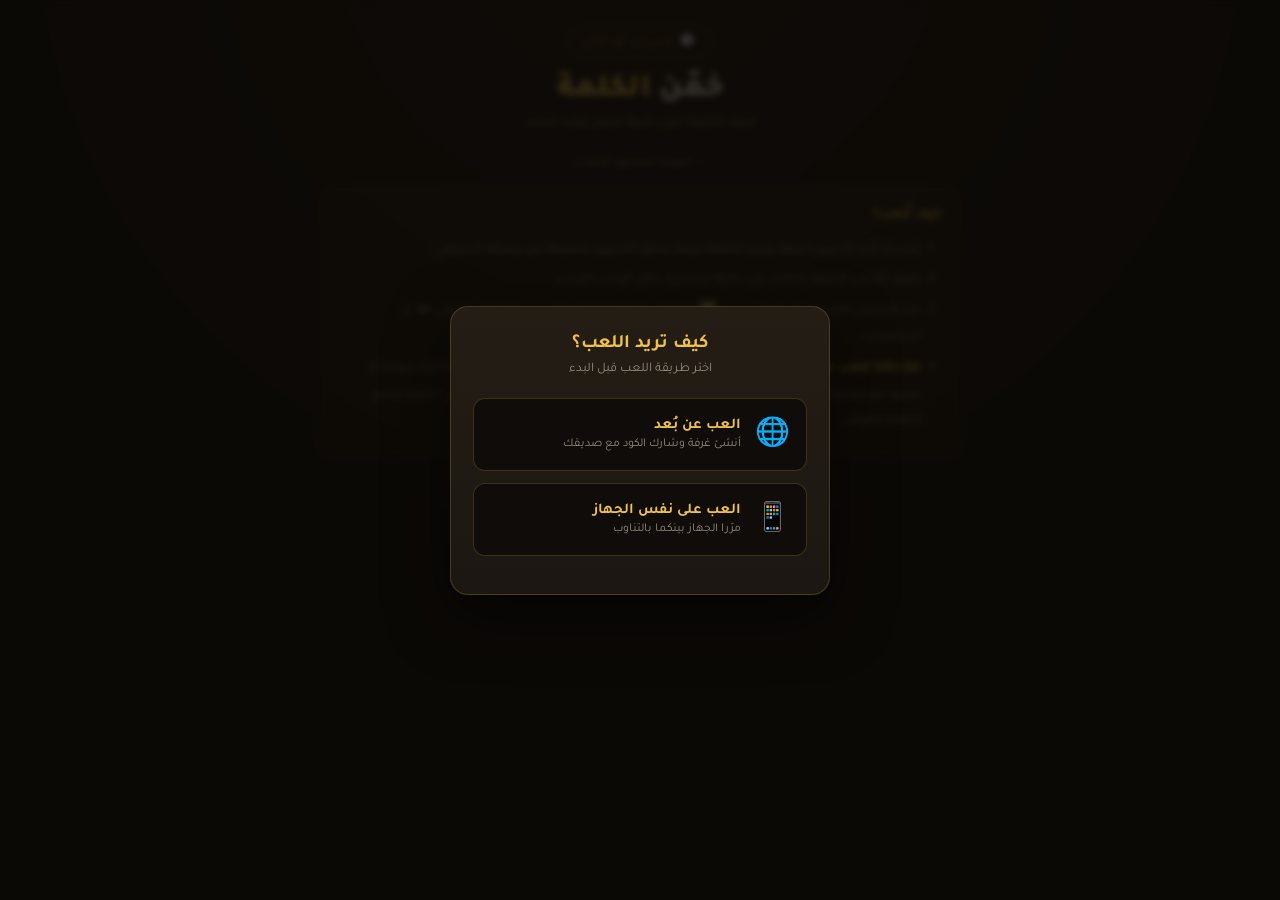
<file: games/word-guess.html>
<!DOCTYPE html>
<html lang="ar" dir="rtl">
<head>
<meta charset="UTF-8">
<meta name="viewport" content="width=device-width, initial-scale=1.0">
<title>خمّن الكلمة</title>
<link rel="stylesheet" href="../style.css">
<script src="../confetti.js"></script>
<style>
  .big-word{text-align:center;font-size:38px;color:var(--brass-bright);margin:20px 0;font-weight:900;text-shadow: 0 3px 5px rgba(0,0,0,0.5);}
  .timer-big{text-align:center;font-size:48px;color:var(--brass-bright);font-family:'Big Shoulders Stencil', sans-serif;margin-bottom:14px;text-shadow: 0 3px 5px rgba(0,0,0,0.5);}
  .timer-big.low{color:var(--danger);}
  .pass-screen{text-align:center;padding:30px 10px;}
  .pass-screen .icon{font-size:52px;margin-bottom:10px;}
  .category-pill{ text-align:center;font-size:12.5px;color:var(--text-muted);margin-bottom:8px; }
  .btn-row2{display:flex;gap:10px;margin-top:12px;}
</style>
</head>
<body>
<div class="wrap">
  <header class="top">
    <div class="badge">💬 لاعبان أو أكثر</div>
    <h1>خمّن <span>الكلمة</span></h1>
    <p>صف الكلمة دون ذكرها ضمن وقت محدد</p>
  </header>
  <a class="small-link" href="../index.html" style="margin-bottom:14px;display:block;">→ العودة لصندوق الألعاب</a>
  <div class="instructions">
    <strong>كيف تُلعب؟</strong>
    <ol>
      <li>يُمسك أحد اللاعبين الجهاز ويرى الكلمة، بينما يحاول الآخرون تخمينها من وصفه الشفهي.</li>
      <li>يصف اللاعب الكلمة بالكلام دون ذكرها مباشرة، خلال الوقت المحدد.</li>
      <li>عند التخمين الصحيح اضغط "صحيح ✅" للانتقال للكلمة التالية وكسب نقطة، أو "تخطي ⏭" إن استعصت.</li>
      <li><strong>ملاحظة للعب عن بُعد:</strong> هذه اللعبة تعتمد على الوصف الصوتي، لذا يُستحسن إجراء مكالمة صوتية أو فيديو مع صديقك أثناء استخدام التطبيق — الوصف عبر الصوت، والتطبيق فقط لعرض الكلمة وتتبع النقاط والوقت.</li>
    </ol>
  </div>
  <div id="app"></div>
</div>

<script src="../multiplayer.js"></script>
<script>
const WORD_BANK = {
  'عام': ['قمر','شمس','مطر','جبل','بحر','نهر','غابة','صحراء','ثلج','برق','قوس قزح','نجمة','بركان','جزيرة','شلال'],
  'حيوانات': ['أسد','فيل','زرافة','نمر','قرد','دب','بطريق','دولفين','نحلة','فراشة','ثعبان','سلحفاة','حصان','جمل','أرنب'],
  'مهن': ['طبيب','مهندس','معلم','طيار','طباخ','نجار','رسام','مصور','محاسب','شرطي','مزارع','خياط','ممثل','كاتب','عالم'],
  'رياضة': ['كرة قدم','سباحة','تنس','ملاكمة','جري','تزلج','رفع أثقال','كاراتيه','غوص','تسلق','دراجة','كرة سلة','يوغا','رماية','سباق'],
  'طعام': ['بيتزا','برجر','تفاحة','موز','شوكولاتة','عسل','خبز','جبنة','قهوة','شاي','سلطة','مكرونة','آيسكريم','عصير','فراولة'],
};

let state = {
  category: 'عام',
  duration: 60,
  score: 0,
  wordsUsed: [],
  currentWord: null,
  phase: 'setup',
  timeLeft: 60,
  hostIsDescriber: true,
};

let myRole = null;
let timerHandle = null;

function isDescriber(){
  if(myRole === null) return true;
  return (myRole === 'host') === state.hostIsDescriber;
}

function pickWord(){
  const pool = WORD_BANK[state.category].filter(w => !state.wordsUsed.includes(w));
  if(pool.length === 0){
    state.wordsUsed = [];
    return WORD_BANK[state.category][Math.floor(Math.random()*WORD_BANK[state.category].length)];
  }
  return pool[Math.floor(Math.random()*pool.length)];
}

function startSetup(){
  const cat = document.getElementById('categorySelect')?.value;
  const dur = parseInt(document.getElementById('durationInput')?.value || '60');
  if(cat) state.category = cat;
  state.duration = isNaN(dur) ? 60 : Math.max(15, Math.min(180, dur));
  state.score = 0;
  state.wordsUsed = [];
  state.phase = 'pass_intro';
  render();
}

function startSetupRemote(cat, dur){
  state.category = cat;
  state.duration = dur;
  state.score = 0;
  state.wordsUsed = [];
  state.phase = 'pass_intro';
  render();
  MP.sync();
}

function confirmSetupRemote(){
  const cat = document.getElementById('categorySelect')?.value || state.category;
  const dur = parseInt(document.getElementById('durationInput')?.value || '60');
  window.startSetupRemote(cat, isNaN(dur) ? 60 : Math.max(15, Math.min(180, dur)));
}

function beginRound(){
  clearInterval(timerHandle);
  state.timeLeft = state.duration;
  state.currentWord = pickWord();
  state.wordsUsed.push(state.currentWord);
  state.phase = 'playing';
  render();
  MP.sync();
  timerHandle = setInterval(() => {
    state.timeLeft--;
    if(state.timeLeft <= 0){
      clearInterval(timerHandle);
      state.phase = 'round_over';
      render();
      MP.sync();
    } else {
      render();
      MP.sync();
    }
  }, 1000);
}

function correctGuess(){
  if(state.phase !== 'playing') return;
  state.score++;
  state.currentWord = pickWord();
  state.wordsUsed.push(state.currentWord);
  render();
  MP.sync();
}

function skipWord(){
  if(state.phase !== 'playing') return;
  state.currentWord = pickWord();
  state.wordsUsed.push(state.currentWord);
  render();
  MP.sync();
}

function swapRoles(){
  state.hostIsDescriber = !state.hostIsDescriber;
  clearInterval(timerHandle);
  state.phase = 'pass_intro';
  render();
  if (myRole !== null && MP.isHost) MP.sync();
}

function playAgain(){
  if (myRole === null) {
    swapRoles();
  } else {
    if (MP.isHost) {
      swapRoles();
      MP.sync();
    } else {
      MP.requestSwapRoles();
    }
  }
}

function backToSetup(){
  clearInterval(timerHandle);
  state.phase = 'setup';
  render();
}

function renderSetup(){
  return `
  <div class="card">
    <h2>إعدادات الجولة</h2>
    <label>الفئة</label>
    <select id="categorySelect" style="width:100%;background:#0F0C09;border:1px solid var(--border);color:var(--text);border-radius:10px;padding:12px 14px;font-size:16px;font-family:'Tajawal',sans-serif;margin-bottom:14px;">
      ${Object.keys(WORD_BANK).map(cat => `<option value="${cat}" ${cat===state.category?'selected':''}>${cat}</option>`).join('')}
    </select>
    <label>مدة الجولة (بالثواني)</label>
    <input type="number" id="durationInput" value="${state.duration}" min="15" max="180" step="5">
    <button class="btn-primary" onclick="${myRole ? 'confirmSetupRemote()' : 'startSetup()'}">التالي ▶</button>
  </div>
  `;
}

function renderPassIntro(){
  const amIDescriber = isDescriber();
  return `
  <div class="card">
    <div class="pass-screen">
      <div class="icon">🤫</div>
      <h2 style="justify-content:center;">جاهزون؟</h2>
      <p style="color:var(--text-muted);font-size:13.5px;">
        ${myRole
          ? (amIDescriber ? 'أنت من سيصف الكلمات هذه الجولة عبر الصوت.' : 'صديقك سيصف الكلمات هذه الجولة — استمع له عبر المكالمة.')
          : 'سلّم الجهاز للشخص الذي سيصف الكلمات. الآخرون يخمنون بصوت عالٍ.'}
        <br>الفئة: <strong style="color:var(--brass-bright);">${state.category}</strong> — المدة: ${state.duration} ثانية
      </p>
      ${(myRole === null || amIDescriber) ? `<button class="btn-primary" onclick="beginRound()">ابدأ العد التنازلي ⏱</button>` : ''}
    </div>
  </div>
  <div class="small-link" onclick="backToSetup()">تغيير الإعدادات</div>
  `;
}

function renderPlaying(){
  const amIDescriber = isDescriber();
  return `
  <div class="card">
    <div class="category-pill">الفئة: ${state.category}</div>
    <div class="timer-big ${state.timeLeft <= 10 ? 'low' : ''}">${state.timeLeft}</div>
    ${amIDescriber ? `
      <div class="big-word">${state.currentWord}</div>
      <div class="round-pill">النقاط: ${state.score}</div>
      <div class="btn-row2">
        <button class="btn-primary" onclick="correctGuess()">صحيح ✅</button>
        <button class="btn-ghost" onclick="skipWord()">تخطي ⏭</button>
      </div>
    ` : `
      <div class="hint-banner hint-wait">🎤 صديقك يصف الكلمات الآن — استمع له</div>
      <div class="round-pill">النقاط حتى الآن: ${state.score}</div>
    `}
  </div>
  `;
}

function renderRoundOver(){
  return `
  <div class="card">
    <div class="finished-trophy">⏰</div>
    <div class="finished-title">انتهى الوقت!</div>
    <div class="finished-sub">النقاط المحققة: ${state.score}</div>
    <button class="btn-primary" onclick="playAgain()">جولة أخرى (تبديل الأدوار) 🔁</button>
  </div>
  <div class="small-link" onclick="backToSetup()">تغيير الإعدادات</div>
  `;
}

function render(){
  const app = document.getElementById('app');
  let html = '';
  if(state.phase === 'setup') html = renderSetup();
  else if(state.phase === 'pass_intro') html = renderPassIntro();
  else if(state.phase === 'playing') html = renderPlaying();
  else if(state.phase === 'round_over') html = renderRoundOver();
  app.innerHTML = html;
}

window.startSetup = startSetup;
window.startSetupRemote = startSetupRemote;
window.confirmSetupRemote = confirmSetupRemote;
window.beginRound = beginRound;
window.correctGuess = correctGuess;
window.skipWord = skipWord;
window.playAgain = playAgain;
window.backToSetup = backToSetup;
window.swapRoles = swapRoles;

MP.init({
  getState: () => state,
  setState: (incoming) => {
    state = incoming;
    render();
  },
  render: render,
  actions: {
    startSetupRemote,
    beginRound,
    correctGuess,
    skipWord,
    playAgain
  },
  swapRoles: swapRoles,
  onStart: (mode, isHost, myName, peerName) => {
    if(mode === 'local'){
      myRole = null;
      render();
    } else {
      myRole = isHost ? 'host' : 'guest';
      if(isHost){
        state.hostIsDescriber = true;
        state.phase = 'setup';
        render();
        MP.sync();
      } else {
        state.phase = 'setup';
        render();
      }
    }
  }
});
</script>
</body>
</html>
</file>
<file: style.css>
@import url('https://fonts.googleapis.com/css2?family=Tajawal:wght@400;500;700;900&family=Big+Shoulders+Stencil:wght@500;700;900&display=swap');

:root{
  --bg:#14110D;
  --panel:#1C1712;
  --panel-alt:#241D15;
  --brass:#C9A227;
  --brass-bright:#F0C24B;
  --copper:#B5651D;
  --text:#EDE6D6;
  --text-muted:#948C7B;
  --success:#7A9B6E;
  --danger:#B5524A;
  --border: rgba(201,162,39,0.25);
}
*{box-sizing:border-box;}
html,body{margin:0;padding:0;}
body{
  background:
    radial-gradient(circle at 50% -10%, #2a2014 0%, var(--bg) 55%),
    repeating-linear-gradient(45deg, rgba(255,255,255,0.012) 0px, rgba(255,255,255,0.012) 2px, transparent 2px, transparent 6px);
  color:var(--text);
  font-family:'Tajawal', sans-serif;
  min-height:100vh;
  direction:rtl;
  display:flex;
  flex-direction:column;
  align-items:center;
  padding:28px 16px 60px;
}
.digits{font-family:'Big Shoulders Stencil', sans-serif; direction:ltr; display:inline-block;}
.wrap{width:100%;max-width:640px;}

header.top{text-align:center;margin-bottom:22px;}
header.top .badge{
  display:inline-flex;align-items:center;gap:8px;
  color:var(--brass);
  font-size:13px;letter-spacing:2px;
  border:1px solid var(--border);
  padding:4px 14px;border-radius:99px;
  margin-bottom:14px;
}
header.top h1{
  font-size:32px;margin:0 0 6px;
  color:var(--text);
  font-weight:900;
}
header.top h1 span{color:var(--brass-bright);}
header.top p{color:var(--text-muted);margin:0;font-size:14.5px;}

.card{
  background:linear-gradient(180deg, var(--panel-alt), var(--panel));
  border:1px solid var(--border);
  border-radius:18px;
  padding:22px;
  margin-bottom:18px;
  box-shadow: 0 14px 40px rgba(0,0,0,0.35), inset 0 1px 0 rgba(255,255,255,0.03);
}
.card h2{
  font-size:16px;margin:0 0 14px;color:var(--brass-bright);
  display:flex;align-items:center;gap:8px;font-weight:700;
}
.card h2::before{content:'';width:6px;height:6px;background:var(--brass);border-radius:50%;flex:none;}

label{display:block;font-size:13px;color:var(--text-muted);margin:0 0 6px;}
input[type=text], input[type=number]{
  width:100%;
  background:#0F0C09;
  border:1px solid var(--border);
  color:var(--text);
  border-radius:10px;
  padding:12px 14px;
  font-size:16px;
  font-family:'Tajawal',sans-serif;
  margin-bottom:14px;
  outline:none;
  transition:border-color .15s;
}
input:focus{border-color:var(--brass);}
.row2{display:flex;gap:12px;}
.row2 > div{flex:1;}

button{
  font-family:'Tajawal',sans-serif;
  font-weight:700;
  font-size:15px;
  border:none;
  border-radius:10px;
  padding:13px 18px;
  cursor:pointer;
  width:100%;
  transition:transform .1s, filter .15s, opacity .15s;
}
button:active{transform:scale(0.98);}
button:disabled{opacity:.4;cursor:not-allowed;}
.btn-primary{
  background:linear-gradient(180deg, var(--brass-bright), var(--brass));
  color:#1A1408;
}
.btn-primary:hover:not(:disabled){filter:brightness(1.08);}
.btn-ghost{
  background:transparent;
  color:var(--brass-bright);
  border:1px solid var(--border);
}
.btn-ghost:hover{border-color:var(--brass);}
.btn-danger{
  background:linear-gradient(180deg,#c96a5f,var(--danger));
  color:#2A0E0B;
}
.btn-row{display:flex;gap:10px;}

.tabs{display:flex;gap:8px;margin-bottom:18px;}
.tab{
  flex:1;text-align:center;padding:11px;border-radius:10px;
  border:1px solid var(--border);color:var(--text-muted);cursor:pointer;
  font-weight:700;font-size:14px;
}
.tab.active{background:var(--brass);color:#1A1408;border-color:var(--brass);}

.scoreboard{display:flex;justify-content:space-between;align-items:center;margin-bottom:6px;}
.score-side{text-align:center;flex:1;}
.score-side .name{font-size:13.5px;color:var(--text-muted);margin-bottom:4px;}
.score-side .val{font-size:26px;color:var(--brass-bright);}
.score-side.turn .name{color:var(--brass-bright);}
.vs{color:var(--copper);font-weight:900;font-size:13px;padding:0 12px;}
.round-pill{
  text-align:center;font-size:12.5px;color:var(--text-muted);
  margin-bottom:16px;letter-spacing:1px;
}

.hint-banner{
  text-align:center;padding:10px;border-radius:10px;margin-bottom:16px;
  font-weight:700;font-size:15px;border:1px solid var(--border);
}
.hint-higher{color:var(--brass-bright);}
.hint-lower{color:var(--copper);}
.hint-correct{color:var(--success);border-color:rgba(122,155,110,.4);background:rgba(122,155,110,.08);}
.hint-wait{color:var(--text-muted);}
.hint-wrong{color:var(--danger);border-color:rgba(181,82,74,.4);background:rgba(181,82,74,.08);}

.empty-state{text-align:center;color:var(--text-muted);font-size:13.5px;padding:14px 0;}
.error-msg{color:var(--danger);font-size:13px;margin:-6px 0 12px;min-height:0;}
.small-link{display:block;text-align:center;color:var(--text-muted);font-size:12.5px;margin-top:8px;cursor:pointer;text-decoration:none;}
.small-link:hover{color:var(--brass-bright);}

.finished-trophy{text-align:center;font-size:48px;margin-bottom:6px;}
.finished-title{text-align:center;font-size:22px;font-weight:900;color:var(--brass-bright);margin-bottom:4px;}
.finished-sub{text-align:center;color:var(--text-muted);font-size:14px;margin-bottom:18px;}

.pulse{display:inline-block;width:8px;height:8px;border-radius:50%;background:var(--success);
  box-shadow:0 0 0 0 rgba(122,155,110,.6);animation:pulse 1.6s infinite;}
@keyframes pulse{
  0%{box-shadow:0 0 0 0 rgba(122,155,110,.55);}
  70%{box-shadow:0 0 0 9px rgba(122,155,110,0);}
  100%{box-shadow:0 0 0 0 rgba(122,155,110,0);}
}

.instructions{
  background:rgba(201,162,39,0.06);
  border:1px dashed var(--border);
  border-radius:14px;
  padding:16px 18px;
  margin-bottom:18px;
  font-size:14px;
  line-height:1.9;
  color:var(--text-muted);
}
.instructions strong{color:var(--brass-bright);}
.instructions ol, .instructions ul{margin:8px 0 0;padding-inline-start:20px;}
.instructions li{margin-bottom:4px;}

@media (max-width: 420px){
  header.top h1{font-size:26px;}
}

/* Celebration confetti burst, used across games for win moments */
@keyframes confettiFall{
  0%{transform:translateY(-20px) rotate(0deg); opacity:1;}
  100%{transform:translateY(220px) rotate(540deg); opacity:0;}
}
.confetti-piece{
  position:absolute;top:0;width:8px;height:8px;border-radius:2px;
  animation:confettiFall 1.4s ease-in forwards;
}
.confetti-wrap{position:relative;height:0;overflow:visible;}

/* ================= 3D visual treatment ================= */
button.btn-primary{
  box-shadow: 0 4px 0 #8a6f16, 0 8px 18px rgba(0,0,0,0.35), inset 0 1px 0 rgba(255,255,255,0.35);
  transform: translateY(0);
  transition: transform .08s, box-shadow .08s, filter .15s;
}
button.btn-primary:active:not(:disabled){
  transform: translateY(3px);
  box-shadow: 0 1px 0 #8a6f16, 0 3px 8px rgba(0,0,0,0.3), inset 0 1px 0 rgba(255,255,255,0.25);
}
button.btn-ghost{
  box-shadow: 0 3px 0 rgba(201,162,39,0.15), inset 0 1px 0 rgba(255,255,255,0.03);
  transition: transform .08s, box-shadow .08s;
}
button.btn-ghost:active{ transform: translateY(2px); box-shadow:none; }

.card{
  box-shadow: 0 14px 40px rgba(0,0,0,0.35), inset 0 1px 0 rgba(255,255,255,0.04), inset 0 -18px 30px -20px rgba(0,0,0,0.4);
}

/* generic 3D "gem" tile look, usable by any board-piece element */
.tile-3d{
  border-radius:12px;
  background:linear-gradient(155deg, rgba(255,255,255,0.14), rgba(0,0,0,0.25)),
             radial-gradient(circle at 30% 25%, rgba(255,255,255,0.10), transparent 60%);
  box-shadow:
    0 6px 0 rgba(0,0,0,0.35),
    0 10px 20px rgba(0,0,0,0.35),
    inset 0 2px 3px rgba(255,255,255,0.18),
    inset 0 -4px 6px rgba(0,0,0,0.35);
}
.tile-3d:active{
  box-shadow:
    0 2px 0 rgba(0,0,0,0.35),
    0 4px 8px rgba(0,0,0,0.3),
    inset 0 2px 3px rgba(255,255,255,0.14),
    inset 0 -3px 5px rgba(0,0,0,0.3);
  transform: translateY(4px);
}

/* generic 3D sphere/disc look, used for tokens (connect4, rps, simon) */
.sphere-3d{
  border-radius:50%;
  box-shadow:
    inset -6px -8px 14px rgba(0,0,0,0.45),
    inset 4px 6px 10px rgba(255,255,255,0.25),
    0 6px 14px rgba(0,0,0,0.4);
}

/* 3D flip-card scaffolding (perspective container + rotating inner) */
.flip-scene{ perspective: 700px; }
.flip-card-inner{
  position:relative;width:100%;height:100%;
  transition: transform 0.5s cubic-bezier(.2,.8,.3,1);
  transform-style: preserve-3d;
}
.flip-card-inner.is-flipped{ transform: rotateY(180deg); }
.flip-face{
  position:absolute;inset:0;backface-visibility:hidden;
  display:flex;align-items:center;justify-content:center;border-radius:10px;
}
.flip-face-back{ transform: rotateY(180deg); }

/* 3D die (real cube via CSS transforms) */
.die-scene{ perspective: 400px; }
.die-cube{
  position:relative;width:64px;height:64px;margin:0 auto;
  transform-style: preserve-3d;
  transition: transform 1s cubic-bezier(.2,.9,.25,1.1);
}
.die-face{
  position:absolute;width:64px;height:64px;
  background: radial-gradient(circle at 30% 25%, #fff8e8, #F0C24B 60%, #C9A227 100%);
  border-radius:12px;
  box-shadow: inset 0 0 0 2px rgba(0,0,0,0.15);
  display:grid;place-items:center;
}
.die-face .pip-grid{
  display:grid;grid-template-columns:repeat(3,1fr);grid-template-rows:repeat(3,1fr);
  width:44px;height:44px;
}
.die-pip{width:10px;height:10px;border-radius:50%;background:#3a2a08;margin:auto;}
.die-face-front { transform: translateZ(32px); }
.die-face-back  { transform: rotateY(180deg) translateZ(32px); }
.die-face-right { transform: rotateY(90deg) translateZ(32px); }
.die-face-left  { transform: rotateY(-90deg) translateZ(32px); }
.die-face-top   { transform: rotateX(90deg) translateZ(32px); }
.die-face-bottom{ transform: rotateX(-90deg) translateZ(32px); }
</file>
